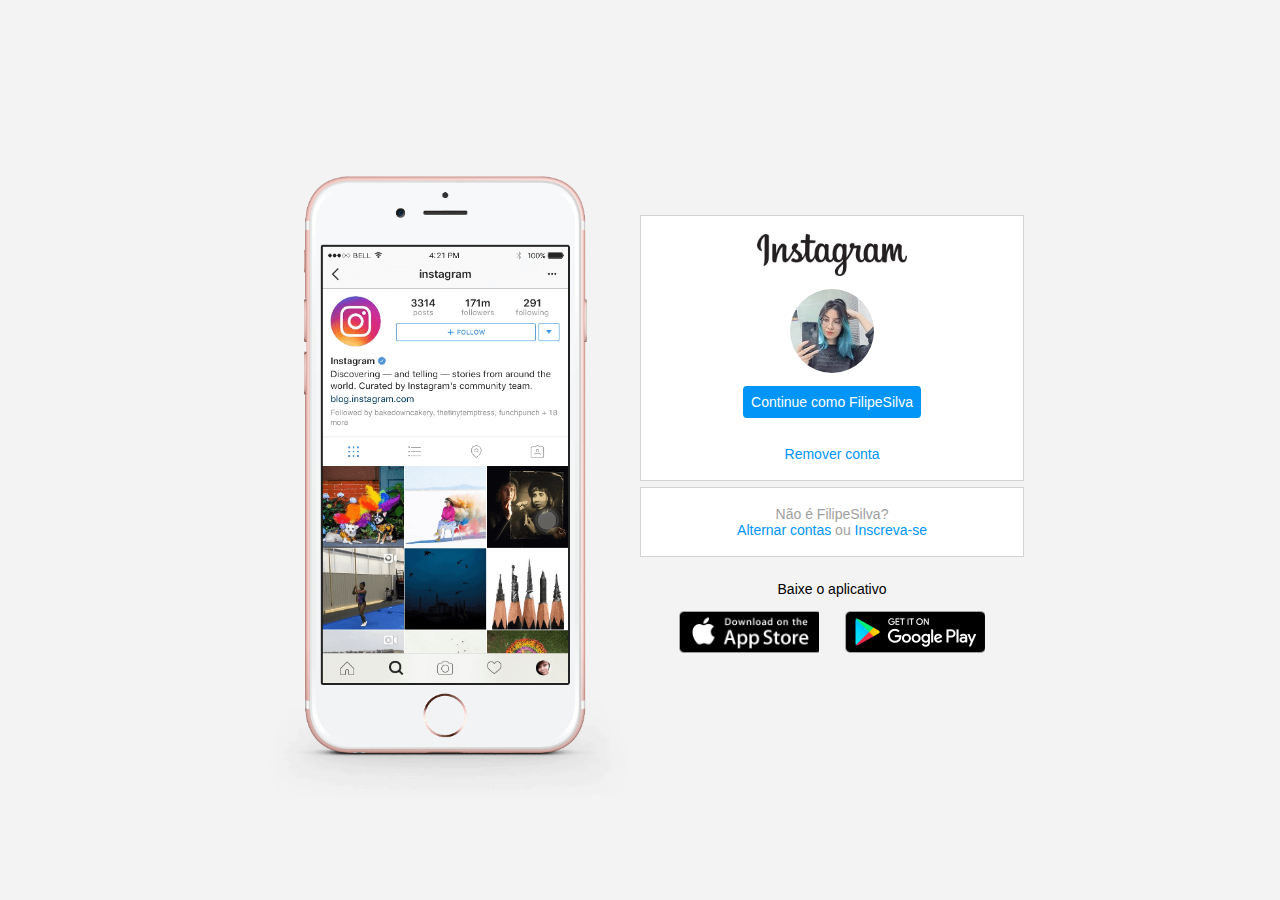
<file: index.html>
<!DOCTYPE html>
<html lang="en">
<head>
    <meta charset="UTF-8">
    <meta name="viewport" content="width=device-width, initial-scale=1.0">
    <link rel="stylesheet" href="style.css">
    <title>Instagram</title>
</head>
<body>
    <div class="instagram-wrapper">
        <div class="instagram-phone">
            <img src="./img/instagram-celular.png" alt="celular">
        </div>
        <div class="instagram-continue">
            <div class="group">
                <img src="./img/instagram-logo.png" class="instagram-logo" alt="instagram logo">
                <div class="profile-photo">
                    <img src="./img/perfil-instagram.jpg" alt="foto de perfil">
                </div>
                <a href="#" class="instagram-login">Continue como FilipeSilva</a>
                <a href="#" class="instagram-logout">Remover conta</a>
            </div>
            <div class="group">
                <p class="not-account">Não é FilipeSilva?</p>
                <p class="not-account">
                    <span class="link-blue">Alternar contas</span>
                    ou
                    <span class="link-blue">Inscreva-se</span>
                </p>
            </div>
            <div class="get-the-app">
                <p class="get-app">Baixe o aplicativo</p>
                <div class="download">
                    <a href="#" class="app-download"></a>
                    <a href="#" class="app-download"></a>
                </div>
            </div>
        </div>
    </div>
</body>
</html>
</file>
<file: style.css>
* {
    padding: 0;
    margin: 0;
    box-sizing: border-box;
    text-decoration: none;
    font-family: sans-serif;
    font-size: 14px;
}

body {
    width: 100%;
    min-height: 100vh;
    background-color: rgb(243, 243, 243);
    margin: 0;
    padding: 0;
    display: flex;
    justify-content: center;
}

.instagram-wrapper {
    display: flex;
    align-items: center;
    justify-content: start;
    width: 60%;
    height: 100vh;
}

.instagram-phone {
    display: flex;
    align-items: center;
    justify-content: center;
    width: 50%;
}

.instagram-phone img {
    height: 50rem;
}

.instagram-continue {
    display: flex;
    align-items: center; /* horizontal */
    justify-content: space-around; /* vertical */
    flex-direction: column;
    width: 50%;
    min-height: 34rem;
}

.group {
    display: flex;
    justify-content: space-between;
    align-items: center;
    flex-direction: column;
    background-color: #ffffff;
    width: 100%;
    padding: 1.3rem 0;
    border: 1px solid lightgray;
}

.group:nth-child(1) {
    min-height: 19rem;
}

.instagram-logo {
    height: 3rem;
}

.profile-photo {
    display: flex;
    justify-content: center;
    align-items: center;
    border-radius: 50%;
    overflow: hidden;
}

.profile-photo img {
    height: 6rem;
}

.instagram-login {
    background-color: #0095f6;
    color: #ffffff;
    padding: 8px;
    border-radius: 4px;
}

.instagram-logout {
    color: #0095f6;
    margin-top: 1rem;
}

.not-account {
    color: rgb(160, 160, 160);
}

.link-blue {
    color: #0095f6;
}

.get-the-app {
    display: flex;
    flex-direction: column;
    align-items: center;
    justify-content: center;
    width: 100%;
    padding: 1.3rem 0;
}

.download {
    display: flex;
    width: 100%;
    justify-content: space-evenly;
    align-items: center;
    padding: 1rem;
}

.app-download {
    height: 3rem;
    width: 10rem;
    background-size: cover;
}

.app-download:nth-child(1) {
    background-image: url('./img/apple-button.png');
}

.app-download:nth-child(2) {
    background-image: url('./img/googleplay-button.png');
}

/* media queries */


@media (max-width: 1024px) {
    .instagram-wrapper {
        width: 90%;
    }
}

@media (max-width: 650px) {
    body {
        background-color: #ffffff;
    }

    .instagram-wrapper {
        width: 90%;
    }

    .instagram-phone {
        display: none;
    }

    .instagram-continue {
        width: 100%;
    }
    
    .group {
        border: 1px solid transparent;
    }
}
</file>
